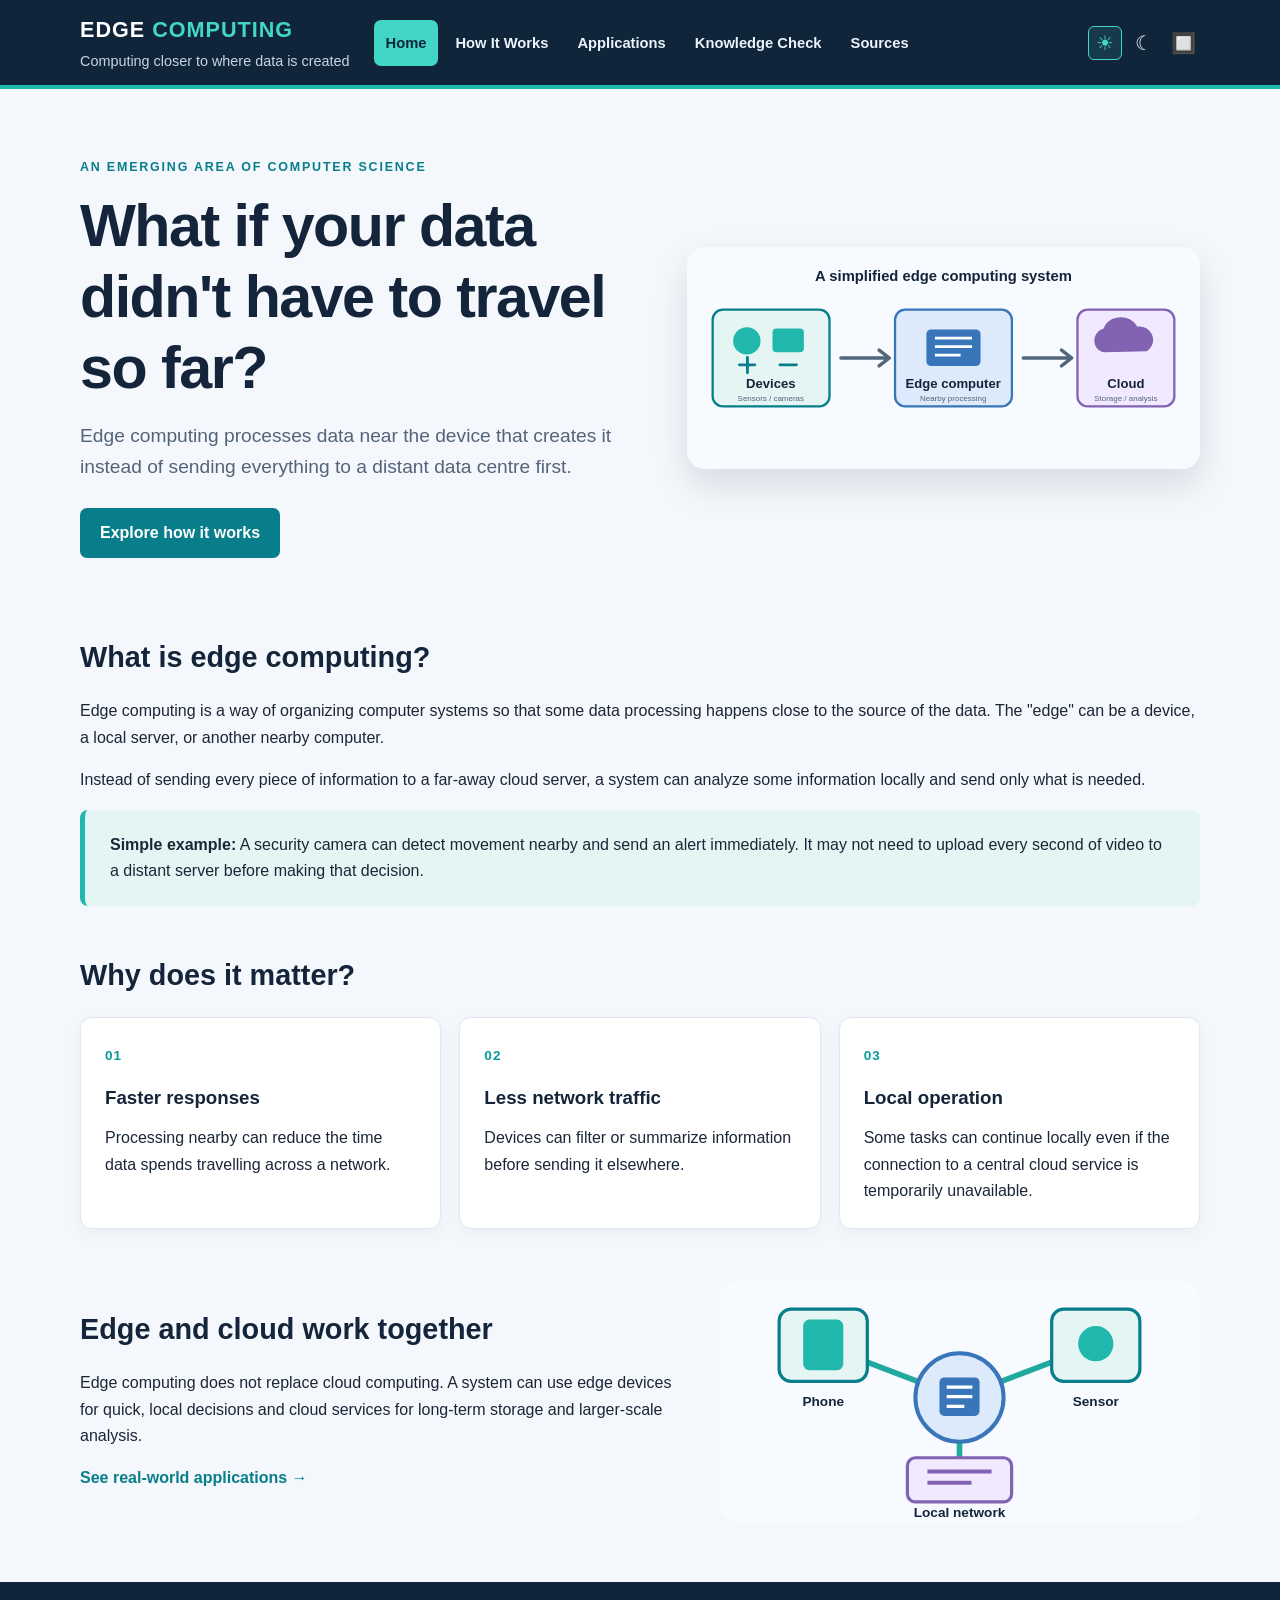
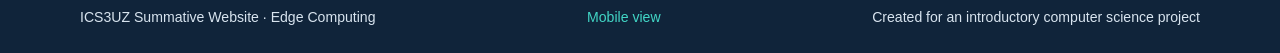
<file: index.html>
<!DOCTYPE html>
<html lang="en">
  <head>
    <!-- Page metadata, stylesheet, saved-theme setup, and shared JavaScript. -->
    <meta charset="UTF-8" />
    <meta name="viewport" content="width=device-width, initial-scale=1.0" />
    <title>Edge Computing | Home</title>
    <link rel="stylesheet" href="css/style.css" />
    <script>
      // Apply the saved theme before the page is displayed.
        (function () {
          const savedTheme = localStorage.getItem('themePreference') || 'light';
          const systemDark = window.matchMedia('(prefers-color-scheme: dark)').matches;
          const activeTheme = savedTheme === 'system'
            ? (systemDark ? 'dark' : 'light')
            : savedTheme;

          document.documentElement.dataset.theme = activeTheme;
        })();
    </script>
    <script src="js/main.js" defer></script>
  </head>
  <body>
    <!-- Main navigation header -->
    <header class="site-header">
      <div class="header-inner">
        <a class="brand" href="index.html">EDGE<span>COMPUTING</span></a>
        <p class="tagline">Computing closer to where data is created</p>

        <nav aria-label="Main navigation">
          <a class="active" aria-current="page" href="index.html">Home</a>
          <a href="how-it-works.html">How It Works</a>
          <a href="applications.html">Applications</a>
          <a href="quiz.html">Knowledge Check</a>
          <a href="sources.html">Sources</a>
          <div
            class="theme-controls"
            role="group"
            aria-label="Choose colour theme"
          >
            <button
              type="button"
              class="theme-button"
              data-theme-choice="light"
              aria-label="Light"
              title="Light"
            >
              <span aria-hidden="true">☀</span>
            </button>

            <button
              type="button"
              class="theme-button"
              data-theme-choice="dark"
              aria-label="Dark"
              title="Dark"
            >
              <span aria-hidden="true">☾</span>
            </button>

            <button
              type="button"
              class="theme-button"
              data-theme-choice="system"
              aria-label="System"
              title="System"
            >
              <span aria-hidden="true">🔲</span>
            </button>
          </div>

          <select
            id="theme-select"
            class="visually-hidden"
            aria-label="Choose colour theme"
            tabindex="-1"
          >
            <option value="light">Light</option>
            <option value="dark">Dark</option>
            <option value="system">System</option>
          </select>
        </nav>
      </div>
    </header>

    <!-- Main page content -->
    <main class="container">
      <!-- Introductory hero area with the main message, link, and network illustration. -->
      <section class="hero">
        <div>
          <p class="eyebrow">AN EMERGING AREA OF COMPUTER SCIENCE</p>
          <h1>What if your data didn't have to travel so far?</h1>
          <p class="lead">
            Edge computing processes data near the device that creates it
            instead of sending everything to a distant data centre first.
          </p>
          <a class="button" href="how-it-works.html">Explore how it works</a>
        </div>

        <img
          class="hero-image"
          src="images/edge-network.svg"
          alt="Diagram showing devices sending data to an edge computer and cloud services"
        />
      </section>

      <!-- Defines edge computing and gives a simple security-camera example. -->
      <section class="content-section">
        <h2>What is edge computing?</h2>

        <p>
          Edge computing is a way of organizing computer systems so that some
          data processing happens close to the source of the data. The "edge"
          can be a device, a local server, or another nearby computer.
        </p>

        <p>
          Instead of sending every piece of information to a far-away cloud
          server, a system can analyze some information locally and send only
          what is needed.
        </p>

        <div class="callout">
          <strong>Simple example:</strong>
          A security camera can detect movement nearby and send an alert
          immediately. It may not need to upload every second of video to a
          distant server before making that decision.
        </div>
      </section>

      <!-- Three key benefits of processing data closer to its source. -->
      <section class="content-section">
        <h2>Why does it matter?</h2>

        <div class="card-grid three">
          <article class="info-card">
            <span class="card-number">01</span>
            <h3>Faster responses</h3>
            <p>
              Processing nearby can reduce the time data spends travelling
              across a network.
            </p>
          </article>

          <article class="info-card">
            <span class="card-number">02</span>
            <h3>Less network traffic</h3>
            <p>
              Devices can filter or summarize information before sending it
              elsewhere.
            </p>
          </article>

          <article class="info-card">
            <span class="card-number">03</span>
            <h3>Local operation</h3>
            <p>
              Some tasks can continue locally even if the connection to a
              central cloud service is temporarily unavailable.
            </p>
          </article>
        </div>
      </section>

      <!-- Explains how edge and cloud computing complement one another. -->
      <section class="content-section split-section">
        <div>
          <h2>Edge and cloud work together</h2>
          <p>
            Edge computing does not replace cloud computing. A system can use
            edge devices for quick, local decisions and cloud services for
            long-term storage and larger-scale analysis.
          </p>

          <a class="text-link" href="applications.html">
            See real-world applications →
          </a>
        </div>

        <img
          class="support-image"
          src="images/connected-devices.svg"
          alt="Illustration of connected devices communicating through a local network"
        />
      </section>
    </main>

    <!-- Website footer -->
    <footer class="site-footer">
      <div class="container footer-inner">
        <p>ICS3UZ Summative Website · Edge Computing</p>
        <p>
          <a href="#" id="layout-toggle" class="layout-toggle">Mobile view</a>
        </p>
        <p>Created for an introductory computer science project</p>
      </div>
    </footer>

    <!-- Floating control that returns the visitor to the top of the page. -->
    <button
      id="back-to-top"
      onclick="window.scrollTo({top: 0, behavior: 'smooth'})"
      aria-label="Back to top"
      title="Back to Top"
    >
      <svg
        xmlns="http://www.w3.org/2000/svg"
        width="22"
        height="22"
        viewBox="0 0 24 24"
        fill="none"
        stroke="currentColor"
        stroke-width="2"
        stroke-linecap="round"
        stroke-linejoin="round"
      >
        <path d="m3 10 9-7 9 7" />
        <path d="M5 9v12h14V9" />
        <path d="M9 21v-7h6v7" />
      </svg>
    </button>
  </body>
</html>
</file>
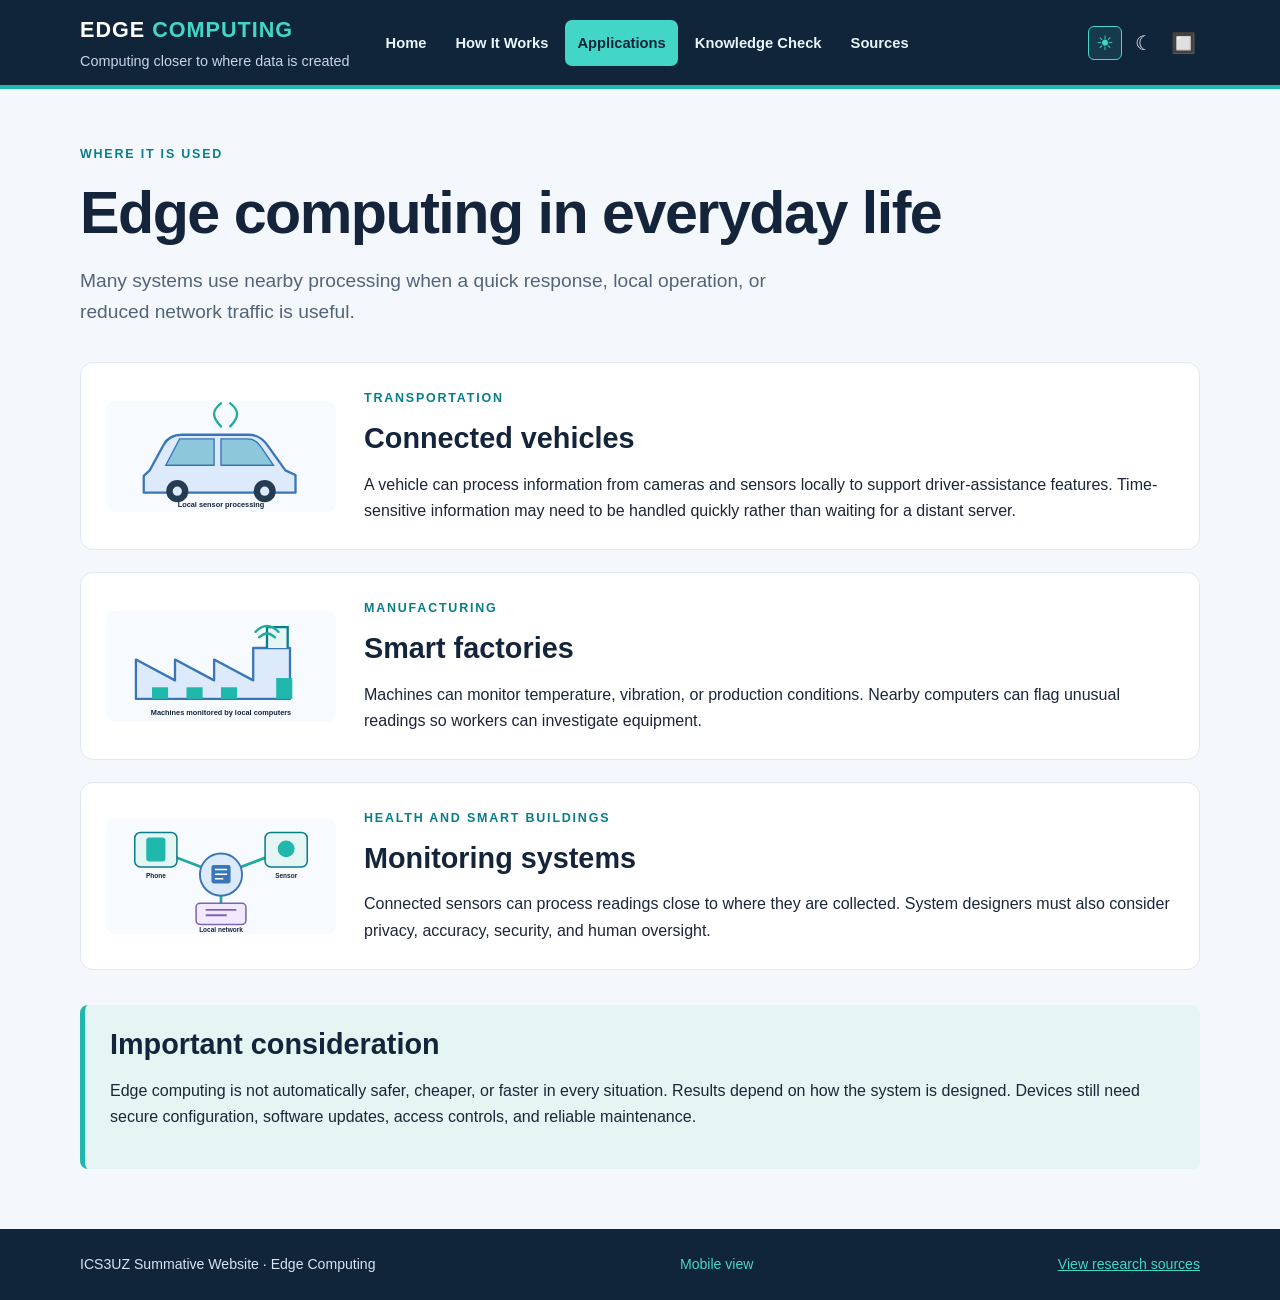
<file: applications.html>
<!DOCTYPE html>
<html lang="en">
  <head>
    <meta charset="UTF-8" />
    <meta name="viewport" content="width=device-width, initial-scale=1.0" />
    <title>Edge Computing | Applications</title>
    <link rel="stylesheet" href="css/style.css" />
    <script>
      // Apply the saved theme before the page is displayed.
        (function () {
          const savedTheme = localStorage.getItem('themePreference') || 'light';
          const systemDark = window.matchMedia('(prefers-color-scheme: dark)').matches;
          const activeTheme = savedTheme === 'system'
            ? (systemDark ? 'dark' : 'light')
            : savedTheme;

          document.documentElement.dataset.theme = activeTheme;
        })();
    </script>
    <script src="js/main.js" defer></script>
  </head>
  <body>
    <!-- Shared site header and navigation -->
    <header class="site-header">
      <div class="header-inner">
        <a class="brand" href="index.html">EDGE<span>COMPUTING</span></a>
        <p class="tagline">Computing closer to where data is created</p>

        <nav aria-label="Main navigation">
          <a href="index.html">Home</a>
          <a href="how-it-works.html">How It Works</a>
          <a class="active" aria-current="page" href="applications.html">Applications</a>
          <a href="quiz.html">Knowledge Check</a>
          <a href="sources.html">Sources</a>
          <!-- Theme selection controls -->
          <div
            class="theme-controls"
            role="group"
            aria-label="Choose colour theme"
          >
            <button
              type="button"
              class="theme-button"
              data-theme-choice="light"
              aria-label="Light"
              title="Light"
            >
              <span aria-hidden="true">☀</span>
            </button>

            <button
              type="button"
              class="theme-button"
              data-theme-choice="dark"
              aria-label="Dark"
              title="Dark"
            >
              <span aria-hidden="true">☾</span>
            </button>

            <button
              type="button"
              class="theme-button"
              data-theme-choice="system"
              aria-label="System"
              title="System"
            >
              <span aria-hidden="true">🔲</span>
            </button>
          </div>

          <select
            id="theme-select"
            class="visually-hidden"
            aria-label="Choose colour theme"
            tabindex="-1"
          >
            <option value="light">Light</option>
            <option value="dark">Dark</option>
            <option value="system">System</option>
          </select>
        </nav>
      </div>
    </header>

    <!-- Main content: examples of edge computing in everyday life -->
    <main class="container page-content">
      <p class="eyebrow">WHERE IT IS USED</p>
      <h1>Edge computing in everyday life</h1>

      <p class="lead narrow">
        Many systems use nearby processing when a quick response, local
        operation, or reduced network traffic is useful.
      </p>

      <!-- Application examples grouped by industry and use case -->
      <section class="application-list">
        <!-- Transportation: connected vehicles -->
        <article class="application-item">
          <img
            src="images/connected-car.svg"
            alt="Original illustration of a connected vehicle"
          />

          <div>
            <p class="eyebrow">TRANSPORTATION</p>
            <h2>Connected vehicles</h2>
            <p>
              A vehicle can process information from cameras and sensors locally
              to support driver-assistance features. Time-sensitive information
              may need to be handled quickly rather than waiting for a distant
              server.
            </p>
          </div>
        </article>

        <!-- Manufacturing: smart factory monitoring -->
        <article class="application-item">
          <img
            src="images/factory-sensors.svg"
            alt="Original illustration of factory machines and sensors"
          />

          <div>
            <p class="eyebrow">MANUFACTURING</p>
            <h2>Smart factories</h2>
            <p>
              Machines can monitor temperature, vibration, or production
              conditions. Nearby computers can flag unusual readings so workers
              can investigate equipment.
            </p>
          </div>
        </article>

        <!-- Health and buildings: connected monitoring systems -->
        <article class="application-item">
          <img
            src="images/connected-devices.svg"
            alt="Original illustration of connected sensors and devices"
          />

          <div>
            <p class="eyebrow">HEALTH AND SMART BUILDINGS</p>
            <h2>Monitoring systems</h2>
            <p>
              Connected sensors can process readings close to where they are
              collected. System designers must also consider privacy, accuracy,
              security, and human oversight.
            </p>
          </div>
        </article>
      </section>

      <!-- Important considerations for real-world edge deployments -->
      <section class="content-section callout">
        <h2>Important consideration</h2>
        <p>
          Edge computing is not automatically safer, cheaper, or faster in every
          situation. Results depend on how the system is designed. Devices still
          need secure configuration, software updates, access controls, and
          reliable maintenance.
        </p>
      </section>
    </main>

    <!-- Shared site footer and page links -->
    <footer class="site-footer">
      <div class="container footer-inner">
        <p>ICS3UZ Summative Website · Edge Computing</p>
        <p>
          <a href="#" id="layout-toggle" class="layout-toggle">Mobile view</a>
        </p>
        <p><a href="sources.html">View research sources</a></p>
      </div>
    </footer>
    <!-- Back-to-top button -->
    <button
      id="back-to-top"
      onclick="window.scrollTo({top: 0, behavior: 'smooth'})"
      aria-label="Back to top"
      title="Back to Top"
    >
      <svg
        xmlns="http://www.w3.org/2000/svg"
        width="22"
        height="22"
        viewBox="0 0 24 24"
        fill="none"
        stroke="currentColor"
        stroke-width="2"
        stroke-linecap="round"
        stroke-linejoin="round"
      >
        <path d="m3 10 9-7 9 7" />
        <path d="M5 9v12h14V9" />
        <path d="M9 21v-7h6v7" />
      </svg>
    </button>
  </body>
</html>
</file>
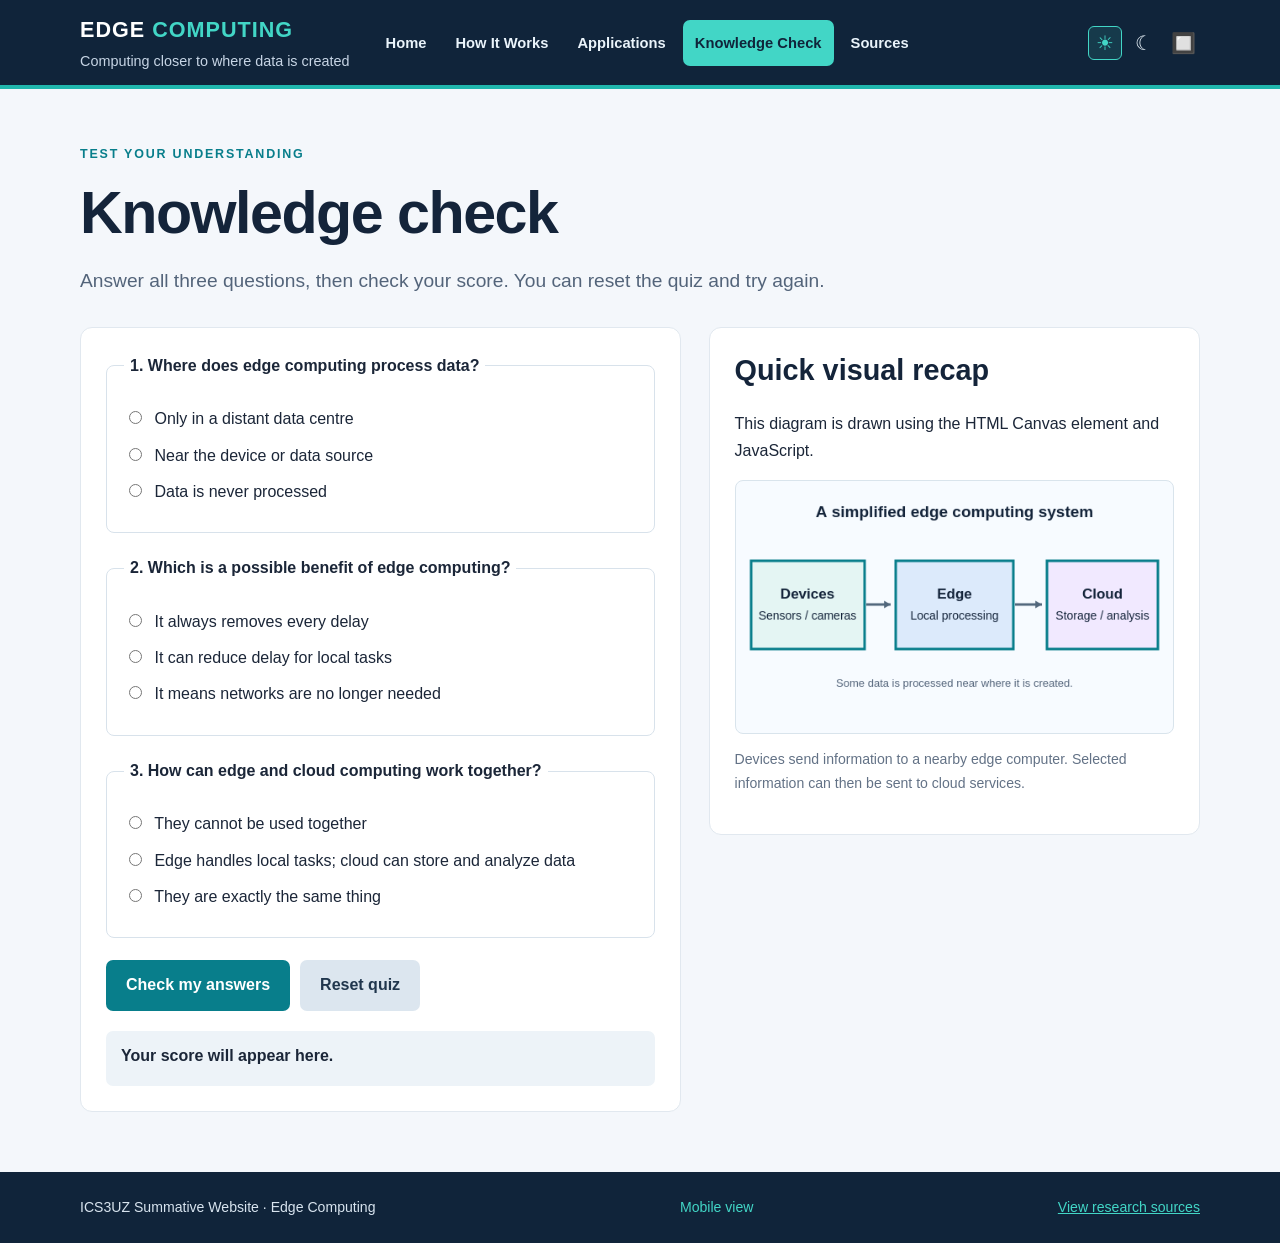
<file: quiz.html>
<!DOCTYPE html>
<html lang="en">
  <head>
    <meta charset="UTF-8" />
    <meta name="viewport" content="width=device-width, initial-scale=1.0" />
    <title>Edge Computing | Knowledge Check</title>
    <link rel="stylesheet" href="css/style.css" />
    <script>
      // Apply the saved theme before the page is displayed.
      ;(function () {
        const savedTheme = localStorage.getItem('themePreference') || 'light'
        const systemDark = window.matchMedia(
          '(prefers-color-scheme: dark)',
        ).matches
        const activeTheme =
          savedTheme === 'system' ? (systemDark ? 'dark' : 'light') : savedTheme

        document.documentElement.dataset.theme = activeTheme
      })()
    </script>
    <script src="js/main.js" defer></script>
    <script src="js/quiz.js" defer></script>
  </head>
  <body>
    <!-- Shared site header and navigation -->
    <header class="site-header">
      <div class="header-inner">
        <a class="brand" href="index.html">EDGE<span>COMPUTING</span></a>
        <p class="tagline">Computing closer to where data is created</p>

        <nav aria-label="Main navigation">
          <a href="index.html">Home</a>
          <a href="how-it-works.html">How It Works</a>
          <a href="applications.html">Applications</a>
          <a class="active" aria-current="page" href="quiz.html">Knowledge Check</a>
          <a href="sources.html">Sources</a>
          <!-- Theme selection controls -->
          <div
            class="theme-controls"
            role="group"
            aria-label="Choose colour theme"
          >
            <button
              type="button"
              class="theme-button"
              data-theme-choice="light"
              aria-label="Light"
              title="Light"
            >
              <span aria-hidden="true">☀</span>
            </button>

            <button
              type="button"
              class="theme-button"
              data-theme-choice="dark"
              aria-label="Dark"
              title="Dark"
            >
              <span aria-hidden="true">☾</span>
            </button>

            <button
              type="button"
              class="theme-button"
              data-theme-choice="system"
              aria-label="System"
              title="System"
            >
              <span aria-hidden="true">🔲</span>
            </button>
          </div>

          <select
            id="theme-select"
            class="visually-hidden"
            aria-label="Choose colour theme"
            tabindex="-1"
          >
            <option value="light">Light</option>
            <option value="dark">Dark</option>
            <option value="system">System</option>
          </select>
        </nav>
      </div>
    </header>

    <!-- Main content: interactive knowledge check and Canvas diagram -->
    <main class="container page-content">
      <p class="eyebrow">TEST YOUR UNDERSTANDING</p>
      <h1>Knowledge check</h1>

      <p class="lead narrow">
        Answer all three questions, then check your score. You can reset the
        quiz and try again.
      </p>

      <!-- Quiz form and visual recap are displayed side by side -->
      <section class="quiz-layout">
        <!-- Multiple-choice questions, answer checking, and reset controls -->
        <form id="quiz-form" class="quiz-form">
          <fieldset>
            <legend>1. Where does edge computing process data?</legend>

            <label>
              <input type="radio" name="q1" value="remote" />
              Only in a distant data centre
            </label>

            <label>
              <input type="radio" name="q1" value="edge" />
              Near the device or data source
            </label>

            <label>
              <input type="radio" name="q1" value="nowhere" />
              Data is never processed
            </label>
          </fieldset>

          <fieldset>
            <legend>2. Which is a possible benefit of edge computing?</legend>

            <label>
              <input type="radio" name="q2" value="delay" />
              It always removes every delay
            </label>

            <label>
              <input type="radio" name="q2" value="latency" />
              It can reduce delay for local tasks
            </label>

            <label>
              <input type="radio" name="q2" value="internet" />
              It means networks are no longer needed
            </label>
          </fieldset>

          <fieldset>
            <legend>3. How can edge and cloud computing work together?</legend>

            <label>
              <input type="radio" name="q3" value="separate" />
              They cannot be used together
            </label>

            <label>
              <input type="radio" name="q3" value="edge" />
              Edge handles local tasks; cloud can store and analyze data
            </label>

            <label>
              <input type="radio" name="q3" value="same" />
              They are exactly the same thing
            </label>
          </fieldset>

          <div class="button-row">
            <button class="button" type="submit">Check my answers</button>
            <button class="button button-secondary" type="reset">
              Reset quiz
            </button>
          </div>

          <p id="quiz-result" class="result" role="status" aria-live="polite">
            Your score will appear here.
          </p>
        </form>

        <!-- Canvas illustration explaining the edge-to-cloud data flow -->
        <aside class="diagram-panel">
          <h2>Quick visual recap</h2>
          <p>
            This diagram is drawn using the HTML Canvas element and JavaScript.
          </p>

          <canvas id="edge-canvas" width="520" height="300">
            Your browser does not support HTML Canvas.
          </canvas>

          <p class="small-note">
            Devices send information to a nearby edge computer. Selected
            information can then be sent to cloud services.
          </p>
        </aside>
      </section>
    </main>

    <!-- Shared site footer and page links -->
    <footer class="site-footer">
      <div class="container footer-inner">
        <p>ICS3UZ Summative Website · Edge Computing</p>
        <p>
          <a href="#" id="layout-toggle" class="layout-toggle">Mobile view</a>
        </p>
        <p><a href="sources.html">View research sources</a></p>
      </div>
    </footer>
    <!-- Back-to-top button -->
    <button
      id="back-to-top"
      onclick="window.scrollTo({ top: 0, behavior: 'smooth' })"
      aria-label="Back to top"
      title="Back to Top"
    >
      <svg
        xmlns="http://www.w3.org/2000/svg"
        width="22"
        height="22"
        viewBox="0 0 24 24"
        fill="none"
        stroke="currentColor"
        stroke-width="2"
        stroke-linecap="round"
        stroke-linejoin="round"
      >
        <path d="m3 10 9-7 9 7" />
        <path d="M5 9v12h14V9" />
        <path d="M9 21v-7h6v7" />
      </svg>
    </button>
  </body>
</html>
</file>
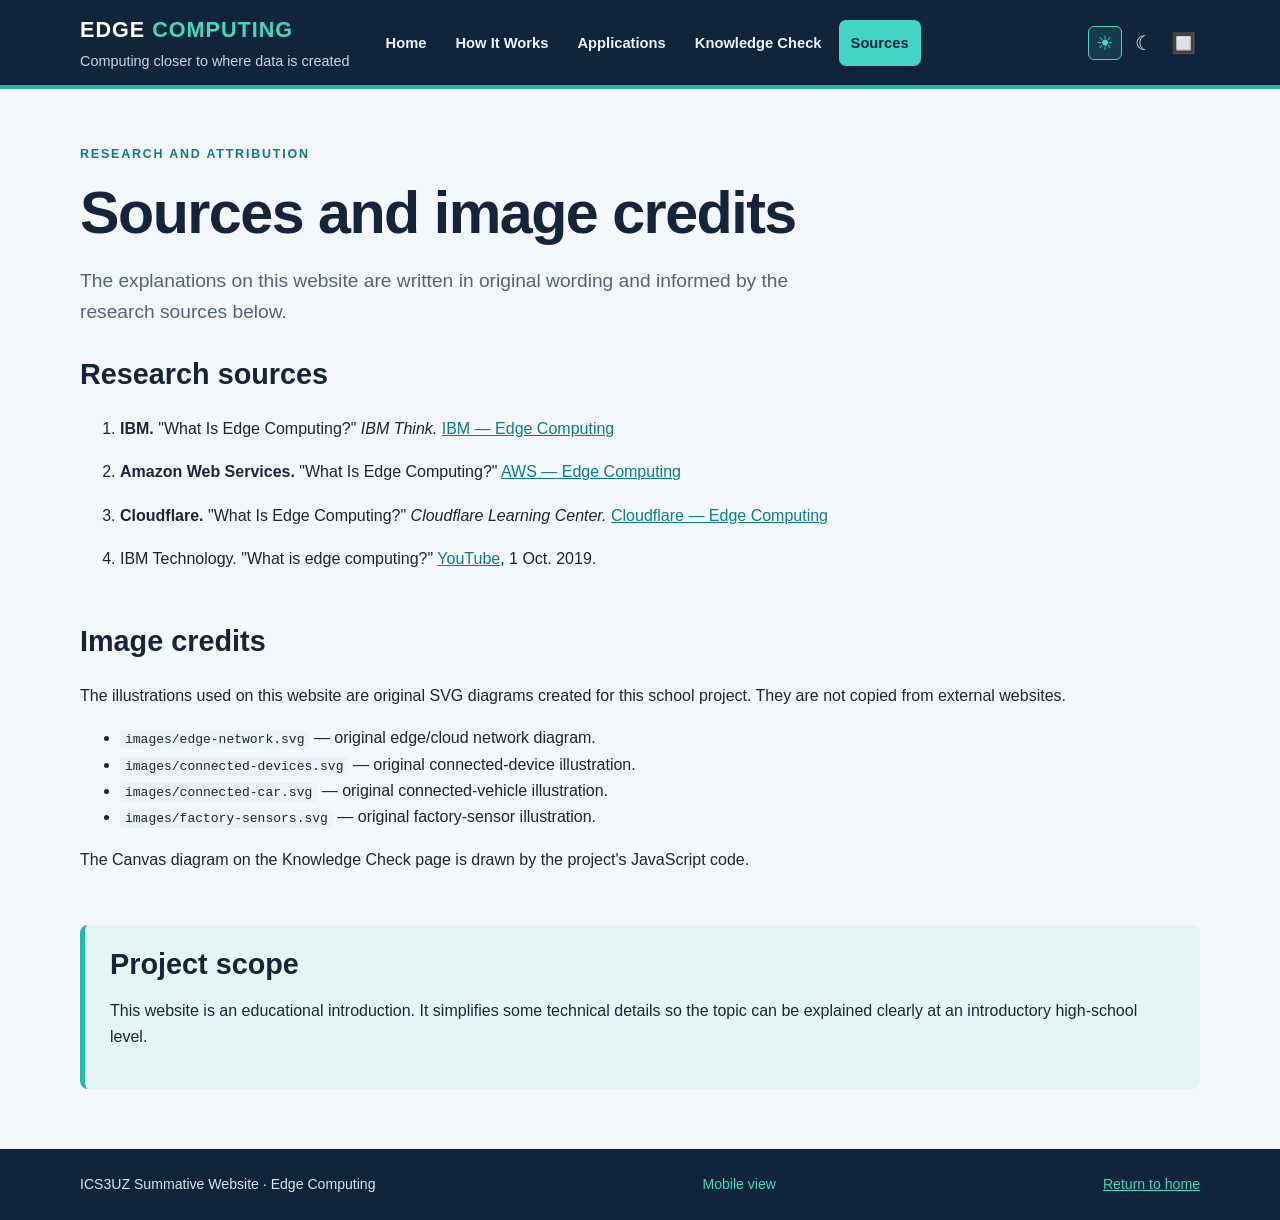
<file: sources.html>
<!DOCTYPE html>
<html lang="en">
  <head>
    <meta charset="UTF-8" />
    <meta name="viewport" content="width=device-width, initial-scale=1.0" />
    <title>Edge Computing | Sources</title>
    <link rel="stylesheet" href="css/style.css" />
    <script>
      // Apply the saved theme before the page is displayed.
      ;(function () {
        const savedTheme = localStorage.getItem('themePreference') || 'light'
        const systemDark = window.matchMedia(
          '(prefers-color-scheme: dark)',
        ).matches
        const activeTheme =
          savedTheme === 'system' ? (systemDark ? 'dark' : 'light') : savedTheme

        document.documentElement.dataset.theme = activeTheme
      })()
    </script>
    <script src="js/main.js" defer></script>
  </head>
  <body>
    <!-- Shared site header and navigation -->
    <header class="site-header">
      <div class="header-inner">
        <a class="brand" href="index.html">EDGE<span>COMPUTING</span></a>
        <p class="tagline">Computing closer to where data is created</p>

        <nav aria-label="Main navigation">
          <a href="index.html">Home</a>
          <a href="how-it-works.html">How It Works</a>
          <a href="applications.html">Applications</a>
          <a href="quiz.html">Knowledge Check</a>
          <a class="active" aria-current="page" href="sources.html">Sources</a>
          <!-- Theme selection controls -->
          <div
            class="theme-controls"
            role="group"
            aria-label="Choose colour theme"
          >
            <button
              type="button"
              class="theme-button"
              data-theme-choice="light"
              aria-label="Light"
              title="Light"
            >
              <span aria-hidden="true">☀</span>
            </button>

            <button
              type="button"
              class="theme-button"
              data-theme-choice="dark"
              aria-label="Dark"
              title="Dark"
            >
              <span aria-hidden="true">☾</span>
            </button>

            <button
              type="button"
              class="theme-button"
              data-theme-choice="system"
              aria-label="System"
              title="System"
            >
              <span aria-hidden="true">🔲</span>
            </button>
          </div>

          <select
            id="theme-select"
            class="visually-hidden"
            aria-label="Choose colour theme"
            tabindex="-1"
          >
            <option value="light">Light</option>
            <option value="dark">Dark</option>
            <option value="system">System</option>
          </select>
        </nav>
      </div>
    </header>

    <!-- Main content: research references and project credits -->
    <main class="container page-content">
      <p class="eyebrow">RESEARCH AND ATTRIBUTION</p>
      <h1>Sources and image credits</h1>

      <p class="lead narrow">
        The explanations on this website are written in original wording and
        informed by the research sources below.
      </p>

      <!-- Research references used to develop the website content -->
      <section class="content-section">
        <h2>Research sources</h2>

        <ol class="source-list">
          <li>
            <strong>IBM.</strong> "What Is Edge Computing?"
            <em>IBM Think.</em>
            <a
              href="https://www.ibm.com/think/topics/edge-computing"
              target="_blank"
              rel="noopener"
            >
              IBM — Edge Computing
            </a>
          </li>

          <li>
            <strong>Amazon Web Services.</strong>
            "What Is Edge Computing?"
            <a
              href="https://aws.amazon.com/what-is/edge-computing/"
              target="_blank"
              rel="noopener"
            >
              AWS — Edge Computing
            </a>
          </li>

          <li>
            <strong>Cloudflare.</strong>
            "What Is Edge Computing?"
            <em>Cloudflare Learning Center.</em>
            <a
              href="https://www.cloudflare.com/learning/serverless/glossary/what-is-edge-computing/"
              target="_blank"
              rel="noopener"
            >
              Cloudflare — Edge Computing
            </a>
          </li>

          <li>
            IBM Technology. "What is edge computing?"
            <a
              href="https://www.youtube.com/watch?v=cEOUeItHDdo"
              target="_blank"
              rel="noopener noreferrer"
            >
              YouTube</a
            >, 1 Oct. 2019.
          </li>
        </ol>
      </section>

      <!-- Credits for original diagrams and illustrations -->
      <section class="content-section">
        <h2>Image credits</h2>

        <p>
          The illustrations used on this website are original SVG diagrams
          created for this school project. They are not copied from external
          websites.
        </p>

        <ul>
          <li>
            <code>images/edge-network.svg</code> — original edge/cloud network
            diagram.
          </li>
          <li>
            <code>images/connected-devices.svg</code> — original
            connected-device illustration.
          </li>
          <li>
            <code>images/connected-car.svg</code> — original connected-vehicle
            illustration.
          </li>
          <li>
            <code>images/factory-sensors.svg</code> — original factory-sensor
            illustration.
          </li>
        </ul>

        <p>
          The Canvas diagram on the Knowledge Check page is drawn by the
          project's JavaScript code.
        </p>
      </section>

      <!-- Note about the educational scope of this project -->
      <section class="content-section callout">
        <h2>Project scope</h2>
        <p>
          This website is an educational introduction. It simplifies some
          technical details so the topic can be explained clearly at an
          introductory high-school level.
        </p>
      </section>
    </main>

    <!-- Shared site footer and page links -->
    <footer class="site-footer">
      <div class="container footer-inner">
        <p>ICS3UZ Summative Website · Edge Computing</p>
        <p>
          <a href="#" id="layout-toggle" class="layout-toggle">Mobile view</a>
        </p>
        <p><a href="index.html">Return to home</a></p>
      </div>
    </footer>
    <!-- Back-to-top button -->
    <button
      id="back-to-top"
      onclick="window.scrollTo({ top: 0, behavior: 'smooth' })"
      aria-label="Back to top"
      title="Back to Top"
    >
      <svg
        xmlns="http://www.w3.org/2000/svg"
        width="22"
        height="22"
        viewBox="0 0 24 24"
        fill="none"
        stroke="currentColor"
        stroke-width="2"
        stroke-linecap="round"
        stroke-linejoin="round"
      >
        <path d="m3 10 9-7 9 7" />
        <path d="M5 9v12h14V9" />
        <path d="M9 21v-7h6v7" />
      </svg>
    </button>
  </body>
</html>
</file>
<file: css/style.css>
/* ==Shared stylesheet for all five HTML pages.== */

/* Base reset and default page styles: box sizing, scrolling, body, images, and links. */

* {
  box-sizing: border-box;
}

html {
  scroll-behavior: smooth;
}

body {
  margin: 0;
  background: #f4f7fb;
  color: #1b2638;
  font-family: Arial, Helvetica, sans-serif;
  line-height: 1.65;
}

img {
  display: block;
  max-width: 100%;
}

a {
  color: #087e8b;
}

a:hover {
  color: #07545c;
}

/* Shared heading typography and individual heading sizes. */
h1,
h2,
h3 {
  line-height: 1.2;
  color: #14243a;
}

h1 {
  margin: 0 0 18px;
  font-size: clamp(2.2rem, 5vw, 3.7rem);
  letter-spacing: -1.5px;
}

h2 {
  margin-top: 0;
  font-size: 1.8rem;
}

h3 {
  margin-bottom: 8px;
}

/* Reusable page-width container and shared layout helpers. */

.container {
  width: min(1120px, 92%);
  margin: 0 auto;
}

/* Sticky website header and navigation */

.site-header {
  position: sticky;
  top: 0;
  z-index: 1000;
  background: #10243a;
  color: #ffffff;
  border-bottom: 4px solid #20b7ad;
}

.header-inner {
  width: min(1120px, 92%);
  margin: 0 auto;
  padding: 12px 0;

  display: grid;
  grid-template-columns: max-content minmax(0, 1fr);
  grid-template-rows: auto auto;
  align-items: center;
  column-gap: 24px;
  row-gap: 0;
}

.brand {
  grid-column: 1;
  grid-row: 1;
  display: inline-block;
  color: #ffffff;
  font-size: 1.35rem;
  font-weight: 800;
  letter-spacing: 1px;
  text-decoration: none;
}

.brand span {
  color: #42d6c6;
  margin-left: 7px;
}

.tagline {
  grid-column: 1;
  grid-row: 2;
  margin: 2px 0 0;
  color: #c7d5e5;
  font-size: 0.9rem;
}

nav {
  grid-column: 2;
  grid-row: 1 / 3;

  display: flex;
  align-items: center;
  justify-content: flex-end;
  flex-wrap: wrap;
  gap: 5px;
}

nav a {
  padding: 11px 12px;
  color: #eaf4fb;
  text-decoration: none;
  border-radius: 7px;
  font-weight: 700;
  font-size: 0.92rem;
}

nav a:hover,
nav a.active {
  color: #10243a;
  background: #42d6c6;
}

/* Pseudo-class and class selectors highlight the current page. */

nav a:hover,
nav a.active {
  color: #10243a;
  background: #42d6c6;
}

/* Home-page hero layout, introductory text, and supporting image. */
.hero {
  display: grid;
  grid-template-columns: 1.05fr 0.95fr;
  align-items: center;
  gap: 40px;
  padding: 68px 0 52px;
}

.hero-image {
  width: 100%;
  border-radius: 18px;
  box-shadow: 0 16px 36px rgba(16, 36, 58, 0.12);
}

/* Small uppercase label used above major page headings. */
.eyebrow {
  margin: 0 0 12px;
  color: #087e8b;
  font-size: 0.78rem;
  font-weight: 800;
  letter-spacing: 1.8px;
}

.lead {
  color: #53647a;
  font-size: 1.2rem;
  line-height: 1.6;
  margin: 0 0 25px;
}

.narrow {
  max-width: 760px;
}

/* Primary and secondary link/button appearance and hover feedback. */
.button {
  display: inline-block;
  padding: 12px 20px;
  border: 0;
  border-radius: 7px;
  background: #087e8b;
  color: #ffffff;
  font: inherit;
  font-weight: 700;
  text-decoration: none;
  cursor: pointer;
  transition:
    background 0.2s ease,
    transform 0.2s ease;
}

.button:hover {
  background: #07545c;
  color: #ffffff;
  transform: translateY(-2px);
}

.button-secondary {
  background: #dce6ef;
  color: #20364d;
}

.button-secondary:hover {
  background: #c4d3e1;
  color: #10243a;
}

/* Vertical spacing for the main content sections. */
.content-section {
  margin: 30px 0 52px;
}

/* Highlighted example or important explanatory note. */
.callout {
  padding: 22px 25px;
  background: #e4f5f3;
  border-left: 5px solid #20b7ad;
  border-radius: 8px;
}

.callout h2 {
  margin-bottom: 10px;
}

/* Responsive grids and reusable information cards. */
.card-grid {
  display: grid;
  gap: 18px;
}

.card-grid.three {
  grid-template-columns: repeat(3, 1fr);
}

.card-grid.two {
  grid-template-columns: repeat(2, 1fr);
}

.info-card {
  padding: 24px;
  background: #ffffff;
  border: 1px solid #e1e8ef;
  border-radius: 12px;
  box-shadow: 0 5px 18px rgba(16, 36, 58, 0.045);
}

.info-card p:last-child,
.info-card ul:last-child {
  margin-bottom: 0;
}

.card-number {
  color: #0a9b9c;
  font-size: 0.85rem;
  font-weight: 800;
  letter-spacing: 1px;
}

/* Two-column content layout used for text beside an illustration. */
.split-section {
  display: grid;
  grid-template-columns: 1fr 0.8fr;
  align-items: center;
  gap: 38px;
}

.support-image {
  max-height: 260px;
  width: 100%;
  object-fit: contain;
}

.text-link {
  font-weight: 800;
  text-decoration: none;
}

/* Footer styles. */

.site-footer {
  margin-top: 60px;
  padding: 24px 0;
  background: #10243a;
  color: #d8e4ef;
}

.footer-inner {
  display: flex;
  justify-content: space-between;
  gap: 20px;
  flex-wrap: wrap;
  font-size: 0.88rem;
}

.footer-inner p {
  margin: 0;
}

.footer-inner a {
  color: #42d6c6;
}

/* General page content. */

/* Shared top spacing for interior pages. */
.page-content {
  padding-top: 55px;
}

.wide-diagram {
  width: min(850px, 100%);
  margin: 22px auto 35px;
  background: #ffffff;
  border-radius: 14px;
}

/* Numbered instructional steps and comparison-table styling. */
.steps {
  padding-left: 25px;
}

.steps li {
  padding: 8px 0 8px 8px;
}

.table-wrap {
  overflow-x: auto;
  background: #ffffff;
  border-radius: 10px;
}

table {
  width: 100%;
  border-collapse: collapse;
  min-width: 580px;
}

th,
td {
  padding: 14px 16px;
  border-bottom: 1px solid #e5ebf1;
  text-align: left;
}

th {
  background: #dff3f1;
  color: #143b48;
}

/* Supporting text and status colours used throughout interior pages. */
.small-note {
  color: #637286;
  font-size: 0.88rem;
}

.positive {
  color: #087e66;
}

.caution {
  color: #a45c13;
}

/* Responsive embedded video */
.video-container {
  position: relative;
  width: 100%;
  max-width: 800px;
  aspect-ratio: 16 / 9;
  overflow: hidden;
  margin: 20px 0;
  border-radius: 8px;
  /* Keep video below the navigation bar */
  position: relative;
  z-index: 1;
}

.video-container iframe {
  width: 100%;
  height: 100%;
  border: 0;
  display: block;
  /* Keep video below the navigation bar */
  position: relative;
  z-index: 1;
  pointer-events: auto;
}

/* Click-to-load YouTube video */
.video-placeholder {
  position: relative;
  display: block;
  width: 100%;
  padding: 0;
  border: none;
  background: #000;
  cursor: pointer;
}

.video-placeholder img {
  display: block;
  width: 100%;
  height: auto;
}

.play-button {
  position: absolute;
  top: 50%;
  left: 50%;
  transform: translate(-50%, -50%);
  padding: 12px 22px;
  border-radius: 6px;
  background: #d62828;
  color: white;
  font-weight: bold;
}

.video-placeholder:hover .play-button {
  background: #a91e1e;
}

/* Fallback for browsers without aspect-ratio support */
@supports not (aspect-ratio: 16 / 9) {
  .video-container {
    height: 0;
    padding-bottom: 56.25%;
  }

  .video-container iframe {
    position: absolute;
    top: 0;
    left: 0;
  }
}

/* Application page. */

/* Application-page list and individual application feature rows. */
.application-list {
  display: grid;
  gap: 22px;
  margin: 35px 0;
}

.application-item {
  display: grid;
  grid-template-columns: 230px 1fr;
  align-items: center;
  gap: 28px;
  padding: 25px;
  background: #ffffff;
  border: 1px solid #e1e8ef;
  border-radius: 13px;
}

.application-item img {
  width: 100%;
  max-height: 175px;
  object-fit: contain;
}

.application-item h2 {
  margin-bottom: 10px;
}

.application-item p:last-child {
  margin-bottom: 0;
}

/* Quiz page. */

/* Quiz two-column layout, question form, answer controls, and result area. */
.quiz-layout {
  display: grid;
  grid-template-columns: 1.1fr 0.9fr;
  gap: 28px;
  align-items: start;
  margin-top: 30px;
}

.quiz-form,
.diagram-panel {
  padding: 25px;
  background: #ffffff;
  border: 1px solid #e1e8ef;
  border-radius: 12px;
}

fieldset {
  margin: 0 0 22px;
  padding: 17px;
  border: 1px solid #d8e2eb;
  border-radius: 8px;
}

legend {
  padding: 0 6px;
  font-weight: 800;
}

fieldset label {
  display: block;
  margin: 10px 0;
  cursor: pointer;
}

/* Attribute selector targets radio inputs specifically. */

input[type='radio'] {
  margin-right: 8px;
  accent-color: #087e8b;
}

.button-row {
  display: flex;
  flex-wrap: wrap;
  gap: 10px;
}

.result {
  min-height: 55px;
  margin: 20px 0 0;
  padding: 12px 15px;
  background: #edf3f8;
  border-radius: 7px;
  font-weight: 700;
}

#edge-canvas {
  display: block;
  width: 100%;
  height: auto;
  border: 1px solid #d9e4ec;
  border-radius: 8px;
  background: #f7fbff;
}

/* Sources page. */

/* Sources-page citation list and readable code snippets. */
.source-list li {
  margin-bottom: 17px;
}

.source-list a {
  overflow-wrap: anywhere;
}

code {
  padding: 2px 5px;
  background: #edf2f7;
  border-radius: 4px;
}

/* Subtle floating home button */
/* Fixed back-to-top control; JavaScript controls its visibility. */
#back-to-top {
  position: fixed;
  bottom: 25px;
  right: 25px;
  width: 46px;
  height: 46px;
  display: flex;
  justify-content: center;
  align-items: center;

  background-color: rgba(36, 91, 131, 0.75);
  color: white;
  border: 1px solid rgba(255, 255, 255, 0.2);
  border-radius: 50%;

  cursor: pointer;
  z-index: 101;
  opacity: 0;
  pointer-events: none;

  transition:
    background-color 0.3s ease,
    transform 0.3s ease,
    opacity 0.3s ease;
}

#back-to-top:hover {
  background-color: rgba(36, 91, 131, 1);
  transform: translateY(-3px);
}

#back-to-top svg {
  display: block;
}

/* Responsive layout for smaller screens. */

@media (max-width: 760px) {
  .hero,
  .split-section,
  .quiz-layout {
    grid-template-columns: 1fr;
  }

  .hero {
    padding-top: 42px;
  }

  .card-grid.three,
  .card-grid.two {
    grid-template-columns: 1fr;
  }

  .application-item {
    grid-template-columns: 1fr;
  }

  .application-item img {
    max-height: 190px;
  }

  nav a {
    padding: 9px 11px;
  }
}

/* == Theme selector in navigation == */

.theme-label {
  align-self: center;
  margin-left: auto;
  color: #eaf4fb;
  font-size: 0.9rem;
  font-weight: 700;
}

#theme-select {
  align-self: center;
  padding: 8px 10px;
  border: 1px solid #7891a8;
  border-radius: 6px;
  background: #ffffff;
  color: #10243a;
  font: inherit;
  font-size: 0.88rem;
  cursor: pointer;
}

#theme-select:focus {
  outline: 2px solid #42d6c6;
  outline-offset: 2px;
}

/* == Dark theme == */
/* Overrides the light-theme colours while preserving the same layouts. */

html[data-theme='dark'] body {
  background: #111b29;
  color: #dce5ef;
}

html[data-theme='dark'] h1,
html[data-theme='dark'] h2,
html[data-theme='dark'] h3 {
  color: #f0f5fb;
}

html[data-theme='dark'] a {
  color: #55d6d0;
}

html[data-theme='dark'] a:hover {
  color: #8ce9e3;
}

html[data-theme='dark'] .lead,
html[data-theme='dark'] .small-note {
  color: #aab9ca;
}

html[data-theme='dark'] .eyebrow {
  color: #55d6d0;
}

html[data-theme='dark'] .callout {
  background: #193b3d;
  color: #e0eeee;
  border-left-color: #42d6c6;
}

html[data-theme='dark'] .info-card,
html[data-theme='dark'] .application-item,
html[data-theme='dark'] .quiz-form,
html[data-theme='dark'] .diagram-panel {
  background: #1c2a3b;
  border-color: #34465b;
  color: #dce5ef;
}

html[data-theme='dark'] .button-secondary {
  background: #34465b;
  color: #f0f5fb;
}

html[data-theme='dark'] .button-secondary:hover,
html[data-theme='dark'] .site-header nav a.active {
  background: #465c73;
  color: #ffffff;
}

html[data-theme='dark'] .site-header nav a:hover {
  color: #14251b;
}

html[data-theme='dark'] .table-wrap {
  background: #1c2a3b;
}

html[data-theme='dark'] th {
  background: #25434b;
  color: #e3f5f3;
}

html[data-theme='dark'] th,
html[data-theme='dark'] td {
  border-bottom-color: #34465b;
}

html[data-theme='dark'] fieldset {
  border-color: #46586c;
}

html[data-theme='dark'] legend {
  color: #f0f5fb;
}

html[data-theme='dark'] .result {
  background: #26394d;
  color: #e3edf7;
}

html[data-theme='dark'] #edge-canvas {
  background: #eaf2f8;
  border-color: #52677d;
}

html[data-theme='dark'] code {
  background: #26394d;
  color: #e3edf7;
}

html[data-theme='dark'] .wide-diagram {
  background: #eaf2f8;
}

html[data-theme='dark'] .positive {
  color: #65d9b2;
}

html[data-theme='dark'] .caution {
  color: #ffc078;
}

html[data-theme='dark'] #theme-select {
  background: #26394d;
  color: #f0f5fb;
  border-color: #52677d;
}

html[data-theme='dark'] .site-footer {
  background: #0b1522;
}

html[data-theme='dark'] .hero-image {
  box-shadow: 0 16px 36px rgba(0, 0, 0, 0.3);
}

html[data-theme='dark'] .brand {
  color: #ffffff;
}

html[data-theme='dark'] .brand span {
  color: #42d6c6;
}

/* Improve readability on smaller screens. */
@media (max-width: 760px) {
  .theme-label {
    margin-left: 0;
  }
}

/* == Manual Desktop / Mobile layout selection == */
/* These data-layout rules let the visitor preview either layout on demand. */

/* Footer layout toggle link */
.layout-toggle {
  color: #42d6c6 !important;
  text-decoration: none;
  transition: text-decoration 0.2s ease;
}

.layout-toggle:hover {
  color: #8ce9e3 !important;
  text-decoration: underline;
}

/* Force Mobile layout, regardless of screen width. */
html[data-layout='mobile'] .container,
html[data-layout='mobile'] .header-inner {
  width: min(620px, 92%);
}

html[data-layout='mobile'] .hero,
html[data-layout='mobile'] .split-section,
html[data-layout='mobile'] .quiz-layout {
  grid-template-columns: 1fr;
}

html[data-layout='mobile'] .hero {
  padding-top: 42px;
}

html[data-layout='mobile'] .card-grid.three,
html[data-layout='mobile'] .card-grid.two {
  grid-template-columns: 1fr;
}

html[data-layout='mobile'] .application-item {
  grid-template-columns: 1fr;
}

html[data-layout='mobile'] .application-item img {
  max-height: 190px;
}

html[data-layout='mobile'] nav a {
  padding: 9px 11px;
}

html[data-layout='mobile'] .theme-label {
  margin-left: 0;
}

/* Force Desktop layout on narrower screens. */
@media (max-width: 760px) {
  html[data-layout='desktop'] .header-inner {
    grid-template-columns: max-content minmax(0, 1fr);
    grid-template-rows: auto auto;
    column-gap: 24px;
    row-gap: 0;
  }

  html[data-layout='desktop'] .brand {
    grid-column: 1;
    grid-row: 1;
  }

  html[data-layout='desktop'] .tagline {
    grid-column: 1;
    grid-row: 2;
    margin-bottom: 0;
  }

  html[data-layout='desktop'] nav {
    grid-column: 2;
    grid-row: 1 / 3;
    justify-content: flex-end;
  }

  html[data-layout='desktop'] body {
    min-width: 761px;
  }

  html[data-layout='desktop'] .hero,
  html[data-layout='desktop'] .split-section {
    grid-template-columns: 1.05fr 0.95fr;
  }

  html[data-layout='desktop'] .quiz-layout {
    grid-template-columns: 1.1fr 0.9fr;
  }

  html[data-layout='desktop'] .card-grid.three {
    grid-template-columns: repeat(3, 1fr);
  }

  html[data-layout='desktop'] .card-grid.two {
    grid-template-columns: repeat(2, 1fr);
  }

  html[data-layout='desktop'] .application-item {
    grid-template-columns: 230px 1fr;
  }

  html[data-layout='desktop'] .application-item img {
    max-height: 175px;
  }

  html[data-layout='desktop'] nav a {
    padding: 11px 15px;
  }

  html[data-layout='desktop'] .theme-label {
    margin-left: auto;
  }
}

/* Theme icon controls: compact buttons, selected state, and keyboard focus. */
.theme-controls {
  display: flex;
  align-items: center;
  gap: 5px;
  margin-left: 8px;
}

.theme-button {
  display: flex;
  align-items: center;
  justify-content: center;
  width: 34px;
  height: 34px;
  padding: 0;
  border: 1px solid transparent;
  border-radius: 6px;
  background: transparent;
  color: #eaf4fb;
  font-size: 20px;
  cursor: pointer;
  transition:
    background 0.2s,
    color 0.2s,
    border-color 0.2s;
}

.theme-button:hover {
  background: rgba(66, 214, 198, 0.12);
  color: #42d6c6;
}

.theme-button.active {
  color: #42d6c6;
  border-color: #42d6c6;
  background: rgba(66, 214, 198, 0.12);
}

.theme-button:focus-visible {
  outline: 2px solid #42d6c6;
  outline-offset: 3px;
}

.theme-controls {
  margin-left: auto;
}

/* Keep the original select available to JavaScript and assistive technology */
.visually-hidden {
  position: absolute !important;
  width: 1px !important;
  height: 1px !important;
  padding: 0 !important;
  margin: -1px !important;
  overflow: hidden !important;
  clip: rect(0, 0, 0, 0) !important;
  white-space: nowrap !important;
  border: 0 !important;
}

@media (max-width: 760px) {
  .theme-controls {
    margin-left: 0;
  }
}

/* Responsive sticky header: stacks branding and navigation on narrow screens. */

@media (max-width: 760px) {
  .header-inner {
    grid-template-columns: 1fr;
    grid-template-rows: auto auto auto;
    row-gap: 5px;
  }

  .brand {
    grid-column: 1;
    grid-row: 1;
  }

  .tagline {
    grid-column: 1;
    grid-row: 2;
    margin-bottom: 5px;
  }

  nav {
    grid-column: 1;
    grid-row: 3;
    justify-content: flex-start;
    flex-wrap: wrap;
  }
}

/* Keep the header compact in manually selected Mobile view */
html[data-layout='mobile'] .header-inner {
  grid-template-columns: 1fr;
  grid-template-rows: auto auto auto;
}

html[data-layout='mobile'] .brand {
  grid-column: 1;
  grid-row: 1;
}

html[data-layout='mobile'] .tagline {
  grid-column: 1;
  grid-row: 2;
}

html[data-layout='mobile'] nav {
  grid-column: 1;
  grid-row: 3;
  justify-content: flex-start;
}
</file>
